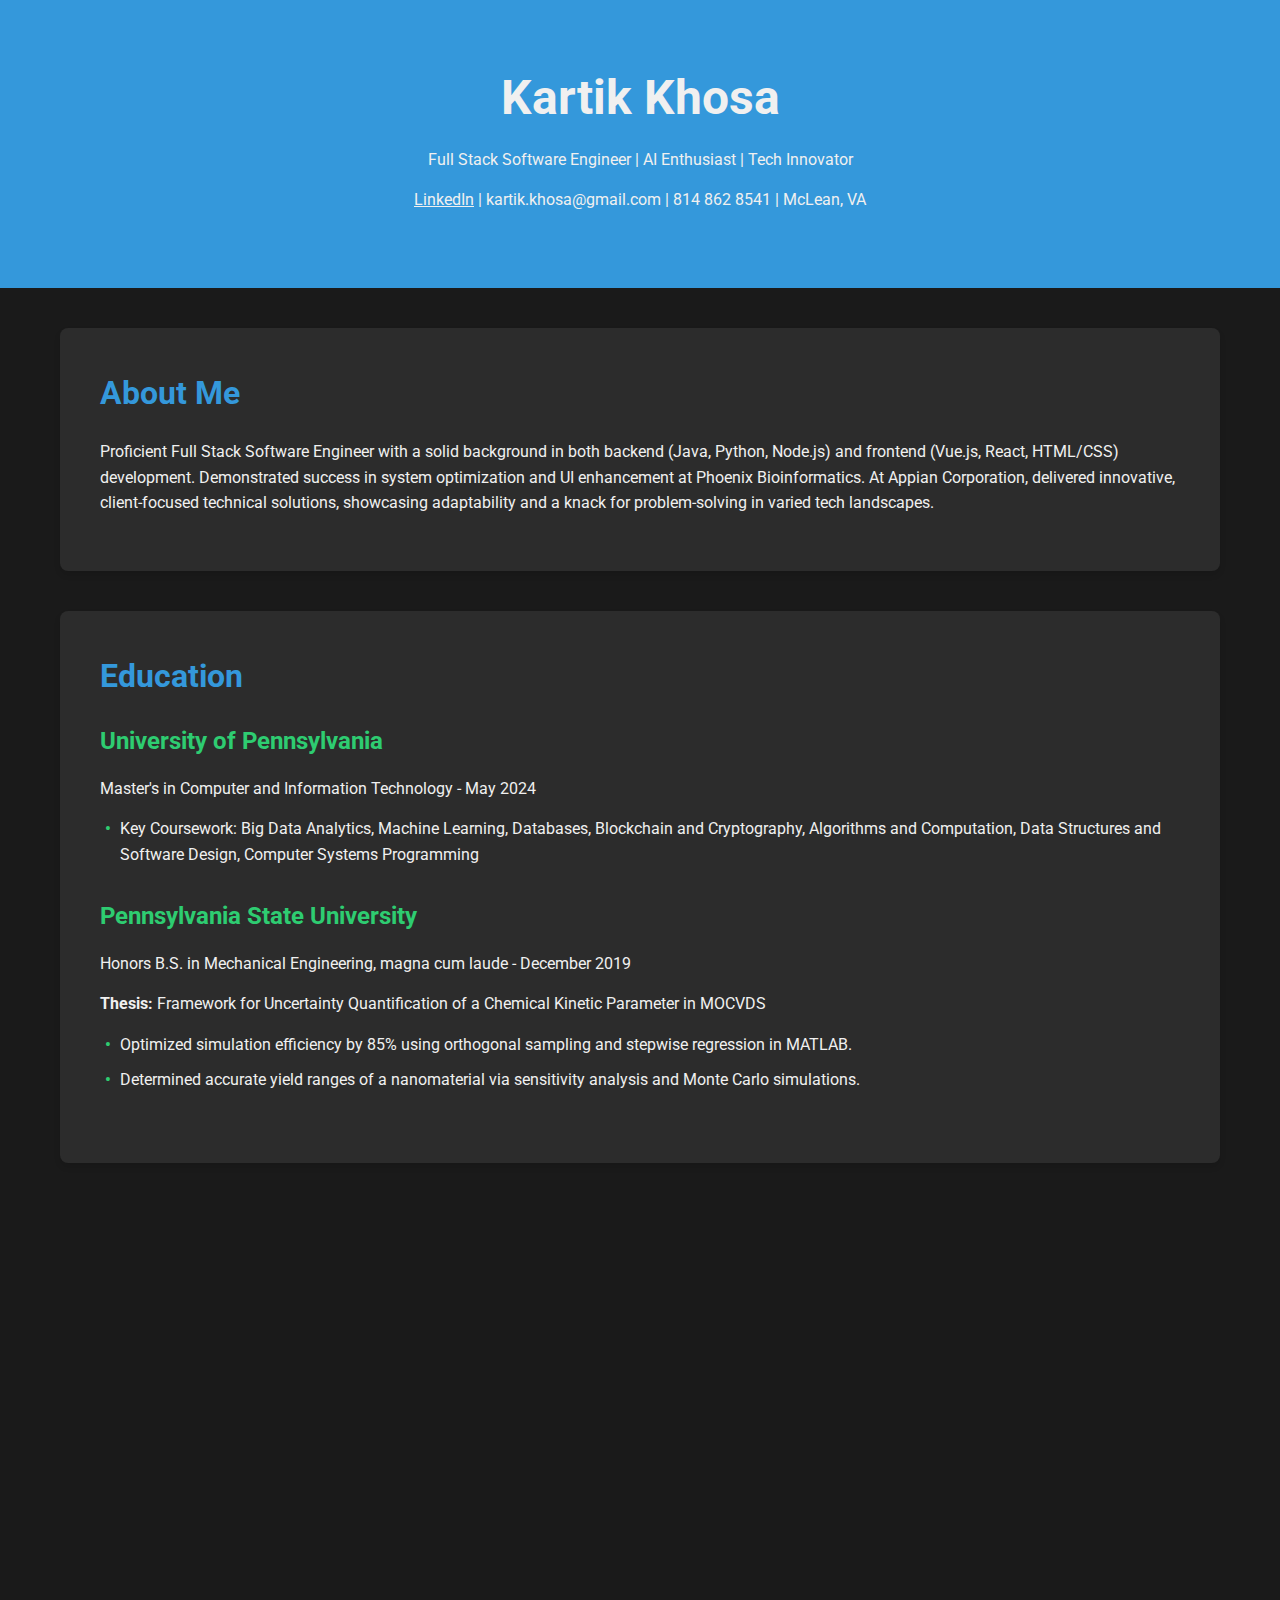
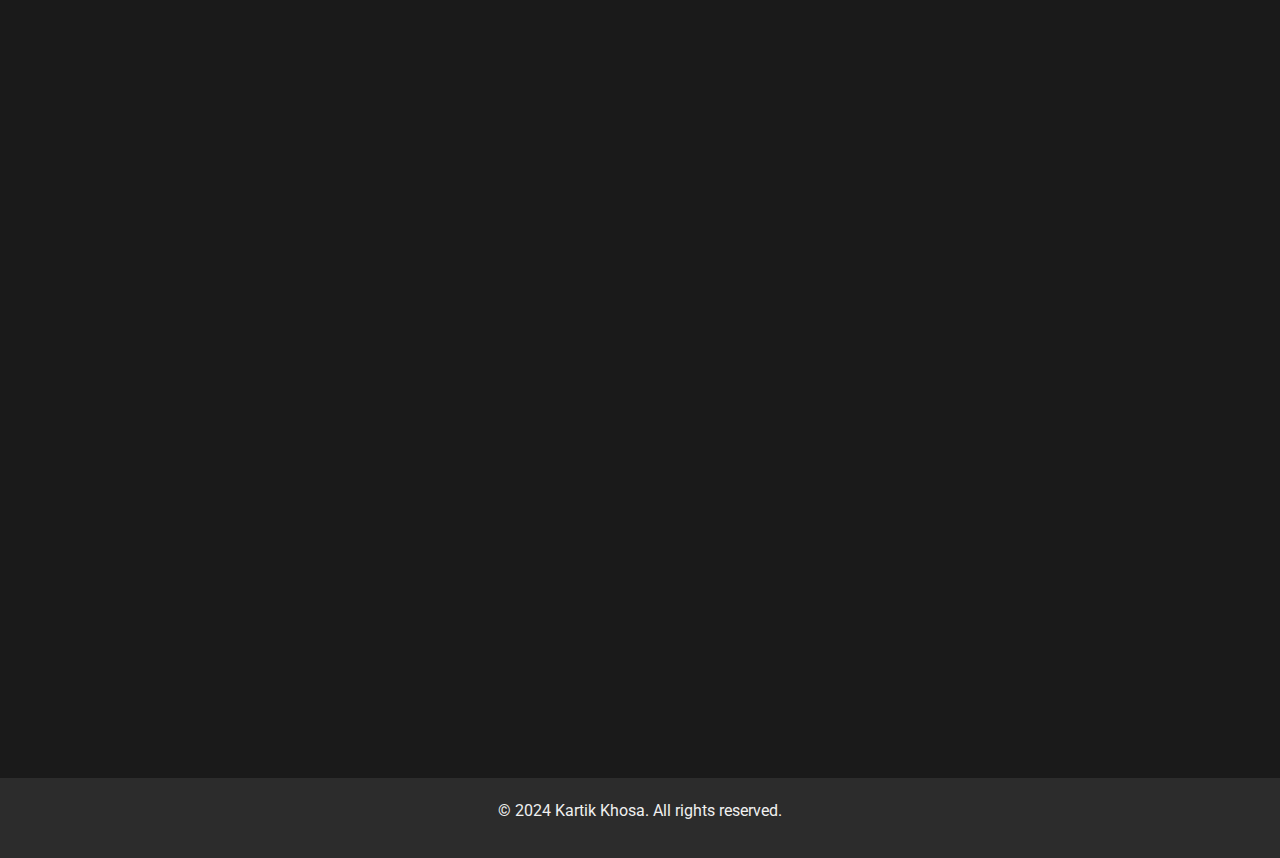
<file: old.html>
<!-- <!DOCTYPE html>
<html lang="en">
<head>
    <meta charset="UTF-8">
    <meta name="viewport" content="width=device-width, initial-scale=1.0">
    <meta name="description" content="Kartik Khosa's professional portfolio, featuring education, skills, work experience, personal projects, publications, and academic contributions. Expertise in Python, Java, JavaScript, CSS, HTML, and more.">
    <meta name="keywords" content="Kartik Khosa, Portfolio, Software Engineer, Python, Java, JavaScript, CSS, HTML, Full Stack, University of Pennsylvania, Pennsylvania State University, Phoenix Bioinformatics, Appian Corporation, Computer and Information Technology, Mechanical Engineering">
    <meta name="author" content="Kartik Khosa">
    <link rel="stylesheet" href="https://cdnjs.cloudflare.com/ajax/libs/font-awesome/6.4.0/css/all.min.css">
    <link rel="apple-touch-icon" sizes="180x180" href="apple-touch-icon.png">
    <link rel="icon" type="image/png" sizes="32x32" href="favicon-32x32.png">
    <link rel="icon" type="image/png" sizes="18x18" href="favicon-18x18.png">
    <link rel="manifest" href="site.webmanifest">
    <link rel="mask-icon" href="safari-pinned-tab.svg" color="#5bbad5">
    <meta name="msapplication-TileColor" content="#da532c">
    <meta name="theme-color" content="#ffffff">
    <title>Kartik Khosa</title>
    <style>
        body {
            font-family: Arial, sans-serif;
            margin: 40px;
            background-color: #181818;
        }
        body {
            overflow-x: hidden;
        }

        .flex-container, .skills-content, .combined-section {
            flex-wrap: wrap;
        }        

        header {
            text-align: center;
            padding: 20px;
            background-color: #4e4e4e;
            color: white;
        }

        section {
            margin-top: 20px;
            padding: 20px;
            background-color: white;
            border: 1px solid #e0e0e0;
        }

        ul {
            list-style-type: disc;
        }

        footer {
            text-align: center;
            margin-top: 30px;
        }
        .skills-list {
            list-style-type: none;
            padding: 0;
            margin: 0;
        }
        .skills-content {
            display: flex;
            justify-content: space-between;
        }
        
        .skills-column {
            width: 48%; /* To leave a small gap in the middle */
        }
        .skills-list > li {
            margin-bottom: 10px;
        }
    
        hr {
            margin: 20px 0;
            border: 0;
            border-top: 1px solid #ddd;
        }
        .flex-container {
            display: flex;
            justify-content: space-between;
            flex-wrap: wrap; /* To ensure children can wrap to the next line on smaller screens */
        }
        
        .flex-container > section.education {
            flex-basis: 35%;
            box-sizing: border-box;
        }
        
        .flex-container > section.skills {
            flex-basis: 63%;
            box-sizing: border-box;
        }
        
        @media (max-width: 767px) {
            .flex-container > section.education, 
            .flex-container > section.skills {
                width: 100%;
                flex-basis: 100%; /* Make sure they take the full width */
            }
        }        
        
        .skills-content {
            display: flex;
            justify-content: space-between;
        }
        
        .skills-column {
            width: 48%; /* To leave a small gap in the middle */
        }
        .combined-section {
            display: flex;
            justify-content: space-between;
            flex-wrap: wrap; /* Allows items to wrap onto the next line if there's not enough space */
        }
        
        .judging-section {
            flex: 1; /* Allows this section to grow and take up available space */
            margin-right: 2%; /* Some space between sections */
            box-sizing: border-box; /* Includes padding and border in the total width */
        }
        
        .memberships-section {
            flex-basis: 35%; /* This can be adjusted based on your preference */
            box-sizing: border-box; /* Includes padding and border in the total width */
        }
        
        @media (max-width: 767px) {
            .judging-section, .memberships-section {
                flex-basis: 100%;
                margin-right: 0;
            }
        }        

        ul {
            padding-left: 15px;  /* Adjust this value to move the bullets to the left */
            list-style-type: disc;
        }
        
        ul > li {
            margin-left: 0;  /* Make sure individual bullet points aren't indented further */
        }
        
    </style>
</head>


<body>
    <header>
        <h1>Kartik Khosa</h1>
        <p style="font-weight: bold;"><a href="https://www.linkedin.com/in/kartikkhosa/" target="_blank" style="color: #FFFFFF; text-decoration: underline;">LinkedIn</a> | kartik.khosa@gmail.com | 814 862 8541 | McLean, VA</p>
        <p style="font-weight: bold;">Proficient Full Stack Software Engineer with a solid background in both backend (Java, Python, Node.js) and frontend (Vue.js, React, HTML/CSS) development. Demonstrated success in system optimization and UI enhancement at Phoenix Bioinformatics. At Appian Corporation, delivered innovative, client-focused technical solutions, showcasing adaptability and a knack for problem-solving in varied tech landscapes. Known for a unique blend of technical acumen and solution-oriented approach.</p>
    </header>

    
    <div class="flex-container" style="font-family: 'Arial', Tahoma, Geneva, Verdana, sans-serif; color: #2c3e50;">
        <section class="education">
            <h2 style="color: #3498db;"><i class="fas fa-university" style="color: #3498db;"></i> Education</h2>
    
            <h3 style="color: #3498db;"><img src="upenn.png" alt="UPenn Logo" width="15px"/> University of Pennsylvania</h3>
            <p style="color: #000000;">Master’s in Computer and Information Technology - May 2024</p>
            <ul style="color: #020202;">
                <li>Key Coursework: Big Data Analytics, Machine Learning, Databases, Blockchain and Cryptography, Algorithms and Computation, Data Structures and Software Design, Computer Systems Programming</li>
            </ul>
    
            <h3 style="color: #3498db;"> <img src="psu.jpeg" alt="PSU Logo" width="15px"> Pennsylvania State University</h3>
            <p style="color: #000000;">Honors B.S. in Mechanical Engineering, magna cum laude - December 2019</p>
            <p style="color: #000000;"><strong>Thesis:</strong> Framework for Uncertainty Quantification of a Chemical Kinetic Parameter in MOCVDS</p>
            <ul style="color: #000000;">
                <li>Optimized simulation efficiency by 85% using orthogonal sampling and stepwise regression in MATLAB.</li>
                <li>Determined accurate yield ranges of a nanomaterial via sensitivity analysis and Monte Carlo simulations.</li>
            </ul>
        </section>
    
        <section class="skills">
            <h2 style="color: #27ae60;"><i class="fas fa-tools" style="color: #2ecc71;"></i> Skills</h2>
            <div class="skills-content">
                <div class="skills-column">
                    <h3 style="color: #27ae60;">Programming Languages</h3>
                    <ul class="skills-list" style="color: #000000;">
                        <li><strong>Backend:</strong> Java (SpringBoot and Maven), Python (Django and flask), Node.js, C, MATLAB</li>
                        <li><strong>Frontend:</strong> HTML5/CSS, Bootstrap, JQuery, Vue.js and React.js</li>
                    </ul>
                    <hr>
    
                    <h3 style="color: #27ae60;">Databases</h3>
                    <ul class="skills-list" style="color: #000000;">
                        <li><strong>Relational:</strong> MySQL, MariaDB, Amazon RDS, Oracle</li>
                        <li><strong>NoSQL:</strong> MongoDB, Neo4j, AWS S3</li>
                    </ul>
                    <hr>
    
                    <h3 style="color: #27ae60;">Spoken Languages</h3>
                    <ul class="skills-list" style="color: #000000;">
                        <li><strong>Expert:</strong> English, Hindi (Native), Kashmiri (Native)</li>
                        <li><strong>Conversational:</strong> Mandarin</li>
                    </ul>
                </div>
    
                <div class="skills-column">
                    <h3 style="color: #27ae60;">Advanced Tools, Platforms & Libraries</h3>
                    <ul class="skills-list" style="color: #000000;">
                        <li><strong>DevOps & Collaboration</strong> Git (Github/Gitlab), JIRA, Confluence, Docker</li>
                        <li><strong>Cloud Platforms:</strong> AWS (EC2, S3, SES, RDS…), GCP</li>
                        <li><strong>Data Science & Machine Learning:</strong> Scikit-learn, TensorFlow, Keras, PyTorch, Spark, NLTK, Seaborn</li>
                    </ul>
                    <hr>
    
                    <h3 style="color: #27ae60;">Leadership & Soft Skills</h3>
                    <ul class="skills-list" style="color: #000000;">
                        <li>Strategic Research</li>
                        <li>Effective Customer Management</li>
                        <li>Clear Communication</li>
                    </ul>
                </div>
            </div>
        </section>
    </div>
    

    
    
    <section style="font-family: 'Arial', sans-serif; color: #333;">
        <h2 style="font-size: 24px; color: #18a085;"><i class="fas fa-briefcase" style="color: #18a085;"></i> Work Experience</h2>
        
        <h3 style="font-size: 20px; color: #18a085; margin-top: 20px;">Phoenix Bioinformatics, Remote, US</h3>
        <p style="font-size: 16px;">Full Stack Software Engineer, October 2022 – Present</p>
        <ul style="margin-left: 20px; list-style-type: square;">
            <li>Developed an automated Java pipeline for the arabidopsis.org web app, transforming MySQL bioinformatics data into weekly updated S3-hosted JSON files. This innovation slashed data retrieval times from 3+ seconds to under 1 second per query, eliminating the need for 20+ queries per page.</li>
            <li>Architected and executed advanced SpringBoot Java APIs for automating AWS SES email processes, significantly boosting team efficiency by automating intricate workflows and saving over 20 hours per week.</li>
            <li>Developed intuitive Vue.js dashboards using advanced HTML/CSS, enhancing user engagement by 40% and reducing data processing time by 30%, thereby significantly improving data accessibility and user experience for stakeholders.</li>
            <li>Championed the effective application of existing Agile methodologies, enhancing project delivery speed by 20% and securing the on-time release of 95% of features with notable quality improvements.</li>
            <li>Modernized legacy projects, transitioning 3 applications to newer tech stacks while also leveraging Docker, resulting in a 50% improvement in scalability and system performance.</li>
            <li>Contributed to groundbreaking bioinformatics research published in May 2024 in <strong>GENETICS Journal - Impact Factor 3.3</strong>.</li>
        </ul>
    
        <h3 style="font-size: 20px; color: #18a085; margin-top: 20px;">Appian Corporation, Mclean VA, US</h3>
        <p style="font-size: 16px;">Solution Engineer, February 2020 – October 2022</p>
        <ul style="margin-left: 20px; list-style-type: square;">
            <li>Assessed and optimized 25+ custom Java plugins from customers, ensuring full alignment with company standards and requirements.</li>
            <li>Managed critical authentication protocols, including SAML, OAuth, and LDAP, fortifying security for over 100+ Appian businesses for 100K+ users, and ensuring seamless user experiences.</li>
            <li>Authored 5+ knowledge base articles, formulated and delivered training materials for 20+ global team members.</li>
            <li>Pioneered internal documentation on integrating Appian with Github/Gitlab, which expedited resolution times by 80% across 10+ customer cases, solidifying its role as an essential resource and elevating team efficiency.</li>
            <li>Collaborated in tandem with sales and product teams, providing insightful technical advice to ensure Appian solutions were precisely tailored to client requirements, resulting in an upward of 95% "Very Satisfied" rate from clients.</li>
        </ul>
    </section>    

    <section style="font-family: 'Arial', sans-serif; color: #333;">
        <h2 style="font-size: 24px; color: #8e44ad;"><i class="fas fa-project-diagram" style="color: #8e44ad;"></i> Personal Projects</h2>
        
        <h3 style="font-size: 20px; color: #8e44ad; margin-top: 20px;">Flourish at Work Web Platform</h3>
        <ul style="margin-left: 20px; list-style-type: square;">
            <li>Architected a mental well-being platform with intuitive UX/UI and scalable backend solutions using Python/Flask, HTML/CSS (Bootstrap), JavaScript, and jQuery.</li>
            <li>Currently working in Stealth with a preaccelerator to officially launch the solution by end of 2024.</li>
        </ul>
    
        <h3 style="font-size: 20px; color: #8e44ad; margin-top: 20px;"><a href="https://github.com/kk25081998/StudyPlanGen" target="_blank" style="color: #8e44ad; text-decoration: none;">InfiniLearn AI</a></h3>
        <ul style="margin-left: 20px; list-style-type: square;">
            <li>Designed and developed an AI-driven Learning platform with adaptive, user-centric educational trajectories using Python/Flask, HTML, CSS, OpenAI API, and JavaScript.</li>
        </ul>
    
        <h3 style="font-size: 20px; color: #8e44ad; margin-top: 20px;">Celebrating Cinema Web App</h3>
        <ul style="margin-left: 20px; list-style-type: square;">
            <li>Constructed a React-based web app, facilitating the exploration of over 10,000 movies from the IMDB database, and incorporated personalized watchlists and AI-driven recommendations tailored to user preferences.</li>
            <li>Achieved top marks in class for the project's innovation and execution.</li>
        </ul>
    </section>
      

    <section style="font-family: 'Arial', sans-serif; color: #333;">
        <h2 style="font-size: 24px; color: #e74c3c;"><i class="fas fa-book-open" style="color: #e74c3c;"></i> Publications, Press & Academic Contributions</h2>
        
        <h3 style="font-size: 20px; color: #e74c3c; margin-top: 20px;">Articles</h3>
        <p style="font-size: 18px;">I actively write for <a href="https://hackernoon.com/u/kartikkhosa" target="_blank" style="color: #2980b9; text-decoration: none;">HackerNoon</a>. Here are some of my notable contributions:</p>
        <ul style="margin-left: 20px; list-style-type: square;">
            <li><a href="https://hackernoon.com/unlocking-endless-possibilities-with-gpt-4-my-journey-from-study-plans-to-a-multitude-of-apps" target="_blank" style="color: #27ae60; text-decoration: none;">Unlocking Endless Possibilities with GPT-4: My Journey from Study Plans to a Multitude of Apps</a> - Trended for 2+ weeks and reached the number 4 spot.</li>
            <li><a href="https://hackernoon.com/ais-new-apex-chatgpt-enterprise-vs-the-startup-spirit" target="_blank" style="color: #27ae60; text-decoration: none;">AI's New Apex: ChatGPT Enterprise vs. The Startup Spirit</a> - My latest article discussing the enterprise and startup dynamics of AI.</li>
        </ul>
    
        <h3 style="font-size: 20px; color: #e74c3c; margin-top: 20px;">Major Media</h3>
        <p style="font-size: 18px;">I'm honored to have been featured in several esteemed publications, where my contributions to technology and data systems have been highlighted. Here are summaries of two notable articles:</p>
        <ul style="margin-left: 20px; list-style-type: square;">
            <li>In "<a href="https://www.freepressjournal.in/tech/kartik-khosa-leading-the-charge-in-modernizing-biological-data-systems" target="_blank" style="color: #27ae60; text-decoration: none;">Kartik Khosa: Leading The Charge In Modernizing Biological Data Systems</a>" by Free Press Journal, my role in revolutionizing biological data systems is explored, showcasing my efforts to bring innovative solutions to complex challenges in this field.</li>
            <li>"<a href="https://www.dnaindia.com/technology/report-kartik-khosa-crafting-technological-symphonies-from-eastern-roots-to-global-impact-3063356" target="_blank" style="color: #27ae60; text-decoration: none;">Kartik Khosa: Crafting Technological Symphonies, from Eastern Roots to Global Impact</a>" by DNA India captures my journey from my cultural beginnings to making a significant impact on the global tech stage, blending my heritage with my passion for technology.</li>
        </ul>
        
        <h3 style="font-size: 20px; color: #e74c3c; margin-top: 20px;">Academic</h3>
        <p style="font-size: 18px;">My article titled "<a href="https://academic.oup.com/genetics/article/227/1/iyae027/7624473?login=false" target="_blank" style="color: #27ae60; text-decoration: none;">The Arabidopsis Information Resource in 2024</a>" was published in <strong>Genetics</strong>, a prestigious journal by Oxford University Press. This publication is renowned for its critical role in advancing the field of genetics, and in it, I detail our efforts to modernize the Arabidopsis resource, enhancing accessibility and utility for the global research community.</p>
        <p style="font-size: 18px;">I am honored to share that my research titled "<a href="https://www.iscb.org/ismb2024/programme-schedule/scientific-programme/bioinfo-core" target="_blank" style="color: #27ae60; text-decoration: none;">Building a Future-Proof digital resource: The Comprehensive Modernization of TAIR</a>" will be presented at ISMB 2024. This premier event, organized by the International Society for Computational Biology, is globally recognized as the largest and most influential conference in bioinformatics and computational biology.</p>
        <p style="font-size: 18px;"><a href="https://honors.libraries.psu.edu/files/final_submissions/6102" target="_blank" style="color: #27ae60; text-decoration: none;">Developing a framework for uncertainty quantification of a chemical kinetic parameter in MOCVDS</a> - A research-intensive exploration during my undergraduate studies at Pennsylvania State University.</p>

    </section>    

    <div class="combined-section">

        <!-- Judging Section -->
        <!-- <section class="judging-section" style="font-family: Arial, sans-serif; color: #333;">
            <h2 style="font-size: 24px; color: #f39c12;"><i class="fas fa-gavel" style="color: #f39c12;"></i> Judging & Committee Engagements</h2>
            
            <article id="it-world-awards" style="margin-top: 20px;">
                <h3 style="font-size: 20px; color: #f39c12;">Information Technology World Awards</h3>
                <h4 style="font-size: 18px;"><a href="https://globeeawards.com/" target="_blank" style="color: #007bff; text-decoration: none;">Globee Awards</a></h4>
                <p>Acted as a judge for the 18th Annual 2023 Information Technology World Awards. Evaluated and scored nominations from global tech leaders and innovators. Witnessed a plethora of talented leaders and groundbreaking ideas that shape the IT industry.</p>
                <p><a href="https://drive.google.com/file/d/1QqhLMgk_mes_PJlt5nzUxD_3_PoEfl-V/view?usp=drive_link" target="_blank" style="color: #28a745; text-decoration: none;">Judge Certificate</a></p>
                <p><a href="https://globeeawards.com/kartik-khosa/" target="_blank" style="color: #28a745; text-decoration: none;">Profile on their site</a></p>
            </article>

            <article id="bosc-2024" style="margin-top: 20px;">
                <h3 style="font-size: 20px; color: #f39c12;">BOSC 2024</h3>
                <h4 style="font-size: 18px;"><a href="https://www.open-bio.org/events/bosc-2024/#org" target="_blank" style="color: #007bff; text-decoration: none;">ISMB 2024</a></h4>
                <p>Contributed as a reviewer to the Bioinformatics Open Source Conference (BOSC) 2024, part of ISMB 2024. The event focused on open source bioinformatics and open science, with a special theme on Open Approaches to AI/ML.</p>
            </article>
            
            <article id="community-grants" style="margin-top: 20px;">
                <h3 style="font-size: 20px; color: #f39c12;">Community and Travel Grants Committee</h3>
                <h4 style="font-size: 18px;"><strong><a href="https://us-rse.org/grants-and-awards/" target="_blank" style="color: #007bff; text-decoration: none;">US-RSE</a></strong></h4>
                <p>Reviewing grant applications based on criteria like potential community impact, support for diversity and inclusion, and budget appropriateness. Collaboratively ranking and selecting applicants for the grants, ensuring transparency and fairness in the process. Promoting and upholding the values of fostering a diverse, equitable, and inclusive community within US-RSE.</p>
            </article>
            
            <article id="education-technology" style="margin-top: 20px;">
                <h3 style="font-size: 20px; color: #f39c12;">Education Technology Categories</h3>
                <h4 style="font-size: 18px;"><a href="https://siia.net/codie/codie-education-technology-categories/" target="_blank" style="color: #007bff; text-decoration: none;">SIIA CODiE Awards</a></h4>
                <p>Served as a judge in 2024 for the Education Technology Categories at the SIIA CODiE Awards. Assessed leading educational technologies, focusing on innovation, impact, and the transformative power of products in the education sector.</p>
                <p><a href="https://drive.google.com/file/d/1bverRWTjrfnJ3BxbWdU6t-Gaiexh5m7r/view?usp=sharing" target="_blank" style="color: #28a745; text-decoration: none;">Judge Certificate</a></p>
                <p><a href="https://drive.google.com/file/d/1zBj46D9lJOHl0c3wI_XclLzqPCf_u2bU/view?usp=sharing" target="_blank" style="color: #28a745; text-decoration: none;">Judge Appreciation Letter</a></p>
                <p><a href="https://drive.google.com/file/d/1NOdUAdRKJXFm_WLF_4_1csblJLu_rc25/view?usp=sharing" target="_blank" style="color: #28a745; text-decoration: none;">Profile on their site</a></p>
            </article>
            
            <article id="ai-excellence-award" style="margin-top: 20px;">
                <h3 style="font-size: 20px; color: #f39c12;">Artificial Intelligence Excellence Award</h3>
                <h4 style="font-size: 18px;"><a href="https://www.bintelligence.com/awards/artificial-intelligence-excellence-awards" target="_blank" style="color: #007bff; text-decoration: none;">Business Intelligence Group</a></h4>
                <p>Participated as a judge in 2024, evaluating entries for the Business Intelligence Group awards. This role involved scrutinizing the merits of various business innovations, emphasizing sustainable and socially impactful business practices in the AI space.</p>
                <p><a href="https://drive.google.com/file/d/1nhnTyhrZMlG-xQVKR8JyBhL1l9gInY8t/view?usp=sharing" target="_blank" style="color: #28a745; text-decoration: none;">Judge Certificate</a></p>
                <p><a href="https://drive.google.com/file/d/11RbG9qB9JOLacfUBtkdvOK1hZkDadvJV/view?usp=sharing" target="_blank" style="color: #28a745; text-decoration: none;">Judge Appreciation Letter</a></p>
            </article>
        </section>        
          

    
        <!-- Memberships Section -->
        <!-- <section class="memberships-section" style="font-family: 'Arial', Tahoma, Geneva, Verdana, sans-serif; color: #444;">
            <h2 style="font-size: 24px; color: #c94ae2;"><i class="fas fa-id-card" style="color: #c94ae2;"></i> Memberships</h2>
            <p style="font-size: 18px; margin-top: 10px;">SAS Eminent Fellow of <strong>Scholars Academic and Scientific Society</strong></p>
            <p style="font-size: 18px;">Dignitary Fellow of <strong>International Organization for Academic and Scientific Development (IOASD)</strong></p>
            <p style="font-size: 18px;">Member of <strong>Leaders Excellence at Harvard Square</strong></p>
            <p style="font-size: 18px;">Member of <strong>Global CTO Forum</strong></p>
            <p style="font-size: 18px;">Member of <strong>International Association of Engineers</strong></p>
            <p style="font-size: 18px;">Member of <strong>US Research Software Engineer Association</strong></p>
        </section>        
    
    </div>

    

    <footer>
        <p style="color: #FFFFFF;">© 2024 Kartik Khosa. All rights reserved.</p>
    </footer>    
</body>

</html> -->

<!DOCTYPE html>
<html lang="en">
<head>
    <meta charset="UTF-8">
    <meta name="viewport" content="width=device-width, initial-scale=1.0">
    <meta name="description" content="Kartik Khosa's professional portfolio, featuring education, skills, work experience, personal projects, publications, and academic contributions. Expertise in Python, Java, JavaScript, CSS, HTML, and more.">
    <meta name="keywords" content="Kartik Khosa, Portfolio, Software Engineer, Python, Java, JavaScript, CSS, HTML, Full Stack, University of Pennsylvania, Pennsylvania State University, Phoenix Bioinformatics, Appian Corporation, Computer and Information Technology, Mechanical Engineering">
    <meta name="author" content="Kartik Khosa">
    <link rel="stylesheet" href="https://cdnjs.cloudflare.com/ajax/libs/font-awesome/6.4.0/css/all.min.css">
    <link rel="apple-touch-icon" sizes="180x180" href="apple-touch-icon.png">
    <link rel="icon" type="image/png" sizes="32x32" href="favicon-32x32.png">
    <link rel="icon" type="image/png" sizes="18x18" href="favicon-18x18.png">
    <link rel="manifest" href="site.webmanifest">
    <link rel="mask-icon" href="safari-pinned-tab.svg" color="#5bbad5">
    <meta name="msapplication-TileColor" content="#da532c">
    <meta name="theme-color" content="#ffffff">
    <title>Kartik Khosa | Full Stack Software Engineer</title>
    <style>
        @import url('https://fonts.googleapis.com/css2?family=Roboto:wght@300;400;700&display=swap');

        :root {
            --primary-color: #3498db;
            --secondary-color: #2ecc71;
            --background-color: #1a1a1a;
            --text-color: #f0f0f0;
            --section-bg-color: #2c2c2c;
        }

        * {
            margin: 0;
            padding: 0;
            box-sizing: border-box;
        }

        body {
            font-family: 'Roboto', sans-serif;
            background-color: var(--background-color);
            color: var(--text-color);
            line-height: 1.6;
        }

        .container {
            max-width: 1200px;
            margin: 0 auto;
            padding: 0 20px;
        }

        header {
            background-color: var(--primary-color);
            padding: 60px 0;
            text-align: center;
        }

        header a {
            color: var(--text-color);
            text-decoration: underline;
            transition: opacity 0.3s ease;
        }

        h1 {
            font-size: 3rem;
            margin-bottom: 10px;
        }

        h2 {
            font-size: 2rem;
            margin-bottom: 20px;
            color: var(--primary-color);
        }

        h3 {
            font-size: 1.5rem;
            margin-bottom: 15px;
            color: var(--secondary-color);
        }

        p {
            margin-bottom: 15px;
        }

        a {
            color: var(--primary-color);
            text-decoration: none;
            transition: color 0.3s ease;
        }

        a:hover {
            color: var(--secondary-color);
        }

        .section {
            background-color: var(--section-bg-color);
            padding: 40px;
            margin: 40px 0;
            border-radius: 8px;
            box-shadow: 0 4px 6px rgba(0, 0, 0, 0.1);
        }

        .skills-grid {
            display: grid;
            grid-template-columns: repeat(auto-fit, minmax(200px, 1fr));
            gap: 20px;
        }

        .skill-category {
            background-color: rgba(255, 255, 255, 0.05);
            padding: 20px;
            border-radius: 8px;
        }

        .experience-item, .project-item, .publication-item {
            margin-bottom: 30px;
        }

        ul {
            list-style-type: none;
            padding-left: 20px;
        }

        li {
            margin-bottom: 10px;
            position: relative;
        }

        li::before {
            content: "•";
            color: var(--secondary-color);
            font-weight: bold;
            position: absolute;
            left: -15px;
        }

        footer {
            text-align: center;
            padding: 20px 0;
            background-color: var(--section-bg-color);
            margin-top: 40px;
        }

        @media (max-width: 768px) {
            .skills-grid {
                grid-template-columns: 1fr;
            }
        }
    </style>
</head>
<body>
    <header>
        <div class="container">
            <h1>Kartik Khosa</h1>
            <p>Full Stack Software Engineer | AI Enthusiast | Tech Innovator</p>
            <p> <a href="https://www.linkedin.com/in/kartikkhosa/" target="_blank">LinkedIn</a> |
                kartik.khosa@gmail.com | 814 862 8541 | McLean, VA
            </p>
        </div>
    </header>

    <main class="container">
        <section class="section">
            <h2>About Me</h2>
            <p>Proficient Full Stack Software Engineer with a solid background in both backend (Java, Python, Node.js) and frontend (Vue.js, React, HTML/CSS) development. Demonstrated success in system optimization and UI enhancement at Phoenix Bioinformatics. At Appian Corporation, delivered innovative, client-focused technical solutions, showcasing adaptability and a knack for problem-solving in varied tech landscapes.</p>
        </section>

        <section class="section">
            <h2>Education</h2>
            <div class="experience-item">
                <h3>University of Pennsylvania</h3>
                <p>Master's in Computer and Information Technology - May 2024</p>
                <ul>
                    <li>Key Coursework: Big Data Analytics, Machine Learning, Databases, Blockchain and Cryptography, Algorithms and Computation, Data Structures and Software Design, Computer Systems Programming</li>
                </ul>
            </div>
            <div class="experience-item">
                <h3>Pennsylvania State University</h3>
                <p>Honors B.S. in Mechanical Engineering, magna cum laude - December 2019</p>
                <p><strong>Thesis:</strong> Framework for Uncertainty Quantification of a Chemical Kinetic Parameter in MOCVDS</p>
                <ul>
                    <li>Optimized simulation efficiency by 85% using orthogonal sampling and stepwise regression in MATLAB.</li>
                    <li>Determined accurate yield ranges of a nanomaterial via sensitivity analysis and Monte Carlo simulations.</li>
                </ul>
            </div>
        </section>

        <section class="section">
            <h2>Skills</h2>
            <div class="skills-grid">
                <div class="skill-category">
                    <h3>Programming Languages</h3>
                    <ul>
                        <li><strong>Backend:</strong> Java (SpringBoot and Maven), Python (Django and flask), Node.js, C, MATLAB</li>
                        <li><strong>Frontend:</strong> HTML5/CSS, Bootstrap, JQuery, Vue.js and React.js</li>
                    </ul>
                </div>
                <div class="skill-category">
                    <h3>Databases</h3>
                    <ul>
                        <li><strong>Relational:</strong> MySQL, MariaDB, Amazon RDS, Oracle</li>
                        <li><strong>NoSQL:</strong> MongoDB, Neo4j, AWS S3</li>
                    </ul>
                </div>
                <div class="skill-category">
                    <h3>Advanced Tools & Platforms</h3>
                    <ul>
                        <li><strong>DevOps & Collaboration:</strong> Git (Github/Gitlab), JIRA, Confluence, Docker</li>
                        <li><strong>Cloud Platforms:</strong> AWS (EC2, S3, SES, RDS…), GCP</li>
                        <li><strong>Data Science & ML:</strong> Scikit-learn, TensorFlow, Keras, PyTorch, Spark, NLTK, Seaborn</li>
                    </ul>
                </div>
                <div class="skill-category">
                    <h3>Languages</h3>
                    <ul>
                        <li><strong>Expert:</strong> English, Hindi (Native), Kashmiri (Native)</li>
                        <li><strong>Conversational:</strong> Mandarin</li>
                    </ul>
                </div>
            </div>
        </section>

        <section class="section">
            <h2>Work Experience</h2>
            <div class="experience-item">
                <h3>Phoenix Bioinformatics, Remote, US</h3>
                <p>Full Stack Software Engineer, October 2022 – Present</p>
                <ul>
                    <li>Developed an automated Java pipeline for the arabidopsis.org web app, transforming MySQL bioinformatics data into weekly updated S3-hosted JSON files.</li>
                    <li>Architected and executed advanced SpringBoot Java APIs for automating AWS SES email processes.</li>
                    <li>Developed intuitive Vue.js dashboards using advanced HTML/CSS, enhancing user engagement by 40%.</li>
                    <li>Championed effective application of Agile methodologies, enhancing project delivery speed by 20%.</li>
                    <li>Modernized legacy projects, transitioning 3 applications to newer tech stacks while leveraging Docker.</li>
                    <li>Contributed to groundbreaking bioinformatics research published in May 2024 in GENETICS Journal - Impact Factor 3.3.</li>
                </ul>
            </div>
            <div class="experience-item">
                <h3>Appian Corporation, Mclean VA, US</h3>
                <p>Solution Engineer, February 2020 – October 2022</p>
                <ul>
                    <li>Assessed and optimized 25+ custom Java plugins from customers, ensuring full alignment with company standards.</li>
                    <li>Managed critical authentication protocols, including SAML, OAuth, and LDAP for over 100+ Appian businesses.</li>
                    <li>Authored 5+ knowledge base articles and formulated training materials for 20+ global team members.</li>
                    <li>Pioneered internal documentation on integrating Appian with Github/Gitlab, expediting resolution times by 80%.</li>
                    <li>Collaborated with sales and product teams, providing technical advice to tailor Appian solutions to client requirements.</li>
                </ul>
            </div>
        </section>

        <section class="section">
            <h2>Personal Projects</h2>
            <div class="project-item">
                <h3>Flourish at Work Web Platform</h3>
                <p>Architected a mental well-being platform with intuitive UX/UI and scalable backend solutions using Python/Flask, HTML/CSS (Bootstrap), JavaScript, and jQuery.</p>
            </div>
            <div class="project-item">
                <h3><a href="https://github.com/kk25081998/StudyPlanGen" target="_blank">InfiniLearn AI</a></h3>
                <p>Designed and developed an AI-driven Learning platform with adaptive, user-centric educational trajectories using Python/Flask, HTML, CSS, OpenAI API, and JavaScript.</p>
            </div>
            <div class="project-item">
                <h3>Celebrating Cinema Web App</h3>
                <p>Constructed a React-based web app, facilitating the exploration of over 10,000 movies from the IMDB database, incorporating personalized watchlists and AI-driven recommendations.</p>
            </div>
        </section>

        <section class="section">
            <h2>Publications & Press</h2>
            <div class="publication-item">
                <h3>Articles</h3>
                <p>I actively write for <a href="https://hackernoon.com/u/kartikkhosa" target="_blank">HackerNoon</a>. Notable contributions:</p>
                <ul>
                    <li><a href="https://hackernoon.com/unlocking-endless-possibilities-with-gpt-4-my-journey-from-study-plans-to-a-multitude-of-apps" target="_blank">Unlocking Endless Possibilities with GPT-4: My Journey from Study Plans to a Multitude of Apps</a></li>
                    <li><a href="https://hackernoon.com/ais-new-apex-chatgpt-enterprise-vs-the-startup-spirit" target="_blank">AI's New Apex: ChatGPT Enterprise vs. The Startup Spirit</a></li>
                </ul>
            </div>
            <div class="publication-item">
                <h3>Major Media</h3>
                <ul>
                    <li><a href="https://www.freepressjournal.in/tech/kartik-khosa-leading-the-charge-in-modernizing-biological-data-systems" target="_blank">Kartik Khosa: Leading The Charge In Modernizing Biological Data Systems</a> - Free Press Journal</li>
                    <li><a href="https://www.dnaindia.com/technology/report-kartik-khosa-crafting-technological-symphonies-from-eastern-roots-to-global-impact-3063356" target="_blank">Kartik Khosa: Crafting Technological Symphonies, from Eastern Roots to Global Impact</a> - DNA India</li>
                </ul>
            </div>
            <div class="publication-item">
                <h3>Academic</h3>
                <ul>
                    <li><a href="https://academic.oup.com/genetics/article/227/1/iyae027/7624473?login=false" target="_blank">The Arabidopsis Information Resource in 2024</a> - Published in Genetics, Oxford University Press</li>
                    <li><a href="https://www.iscb.org/ismb2024/programme-schedule/scientific-programme/bioinfo-core" target="_blank">Building a Future-Proof digital resource: The Comprehensive Modernization of TAIR</a> - To be presented at ISMB 2024</li>
                    <li><a href="https://honors.libraries.psu.edu/files/final_submissions/6102" target="_blank">Developing a framework for uncertainty quantification of a chemical kinetic parameter in MOCVDS</a> - Undergraduate research at Pennsylvania State University</li>
                </ul>
            </div>
        </section>

        <section class="section">
            <h2>Judging & Committee Engagements</h2>
            <div class="experience-item">
                <h3>Information Technology World Awards</h3>
                <p><a href="https://globeeawards.com/" target="_blank">Globee Awards</a></p>
                <p>Acted as a judge for the 18th Annual 2023 Information Technology World Awards. Evaluated and scored nominations from global tech leaders and innovators.</p>
                <ul>
                    <li><a href="https://drive.google.com/file/d/1QqhLMgk_mes_PJlt5nzUxD_3_PoEfl-V/view?usp=drive_link" target="_blank">Judge Certificate</a></li>
                    <li><a href="https://globeeawards.com/kartik-khosa/" target="_blank">Profile on their site</a></li>
                </ul>
            </div>
            <div class="experience-item">
                <h3>BOSC 2024</h3>
                <p><a href="https://www.open-bio.org/events/bosc-2024/#org" target="_blank">ISMB 2024</a></p>
                <p>Contributed as a reviewer to the Bioinformatics Open Source Conference (BOSC) 2024, part of ISMB 2024.</p>
            </div>
            <div class="experience-item">
                <h3>Community and Travel Grants Committee</h3>
                <p><a href="https://us-rse.org/grants-and-awards/" target="_blank">US-RSE</a></p>
                <p>Reviewing grant applications and collaboratively ranking and selecting applicants for the grants, ensuring transparency and fairness in the process.</p>
            </div>
            <div class="experience-item">
                <h3>Education Technology Categories</h3>
                <p><a href="https://siia.net/codie/codie-education-technology-categories/" target="_blank">SIIA CODiE Awards</a></p>
                <p>Served as a judge in 2024 for the Education Technology Categories at the SIIA CODiE Awards.</p>
                <ul>
                    <li><a href="https://drive.google.com/file/d/1bverRWTjrfnJ3BxbWdU6t-Gaiexh5m7r/view?usp=sharing" target="_blank">Judge Certificate</a></li>
                    <li><a href="https://drive.google.com/file/d/1zBj46D9lJOHl0c3wI_XclLzqPCf_u2bU/view?usp=sharing" target="_blank">Judge Appreciation Letter</a></li>
                    <li><a href="https://drive.google.com/file/d/1NOdUAdRKJXFm_WLF_4_1csblJLu_rc25/view?usp=sharing" target="_blank">Profile on their site</a></li>
                </ul>
            </div>
            <div class="experience-item">
                <h3>Artificial Intelligence Excellence Award</h3>
                <p><a href="https://www.bintelligence.com/awards/artificial-intelligence-excellence-awards" target="_blank">Business Intelligence Group</a></p>
                <p>Participated as a judge in 2024, evaluating entries for the Business Intelligence Group awards.</p>
                <ul>
                    <li><a href="https://drive.google.com/file/d/1nhnTyhrZMlG-xQVKR8JyBhL1l9gInY8t/view?usp=sharing" target="_blank">Judge Certificate</a></li>
                    <li><a href="https://drive.google.com/file/d/11RbG9qB9JOLacfUBtkdvOK1hZkDadvJV/view?usp=sharing" target="_blank">Judge Appreciation Letter</a></li>
                </ul>
            </div>
        </section>

        <section class="section">
            <h2>Memberships</h2>
            <ul>
                <li>SAS Eminent Fellow of <strong>Scholars Academic and Scientific Society</strong></li>
                <li>Dignitary Fellow of <strong>International Organization for Academic and Scientific Development (IOASD)</strong></li>
                <li>Member of <strong>Leaders Excellence at Harvard Square</strong></li>
                <li>Member of <strong>Global CTO Forum</strong></li>
                <li>Member of <strong>International Association of Engineers</strong></li>
                <li>Member of <strong>US Research Software Engineer Association</strong></li>
            </ul>
        </section>
    </main>

    <footer>
        <div class="container">
            <p>© 2024 Kartik Khosa. All rights reserved.</p>
        </div>
    </footer>

    <script>
        // Add smooth scrolling to all links
        document.querySelectorAll('a[href^="#"]').forEach(anchor => {
            anchor.addEventListener('click', function (e) {
                e.preventDefault();

                document.querySelector(this.getAttribute('href')).scrollIntoView({
                    behavior: 'smooth'
                });
            });
        });

        // Add fade-in animation to sections
        const sections = document.querySelectorAll('.section');
        const observer = new IntersectionObserver((entries) => {
            entries.forEach(entry => {
                if (entry.isIntersecting) {
                    entry.target.style.opacity = 1;
                    entry.target.style.transform = 'translateY(0)';
                }
            });
        }, { threshold: 0.1 });

        sections.forEach(section => {
            section.style.opacity = 0;
            section.style.transform = 'translateY(20px)';
            section.style.transition = 'opacity 0.5s ease-out, transform 0.5s ease-out';
            observer.observe(section);
        });
    </script>
</body>
</html>
</file>
